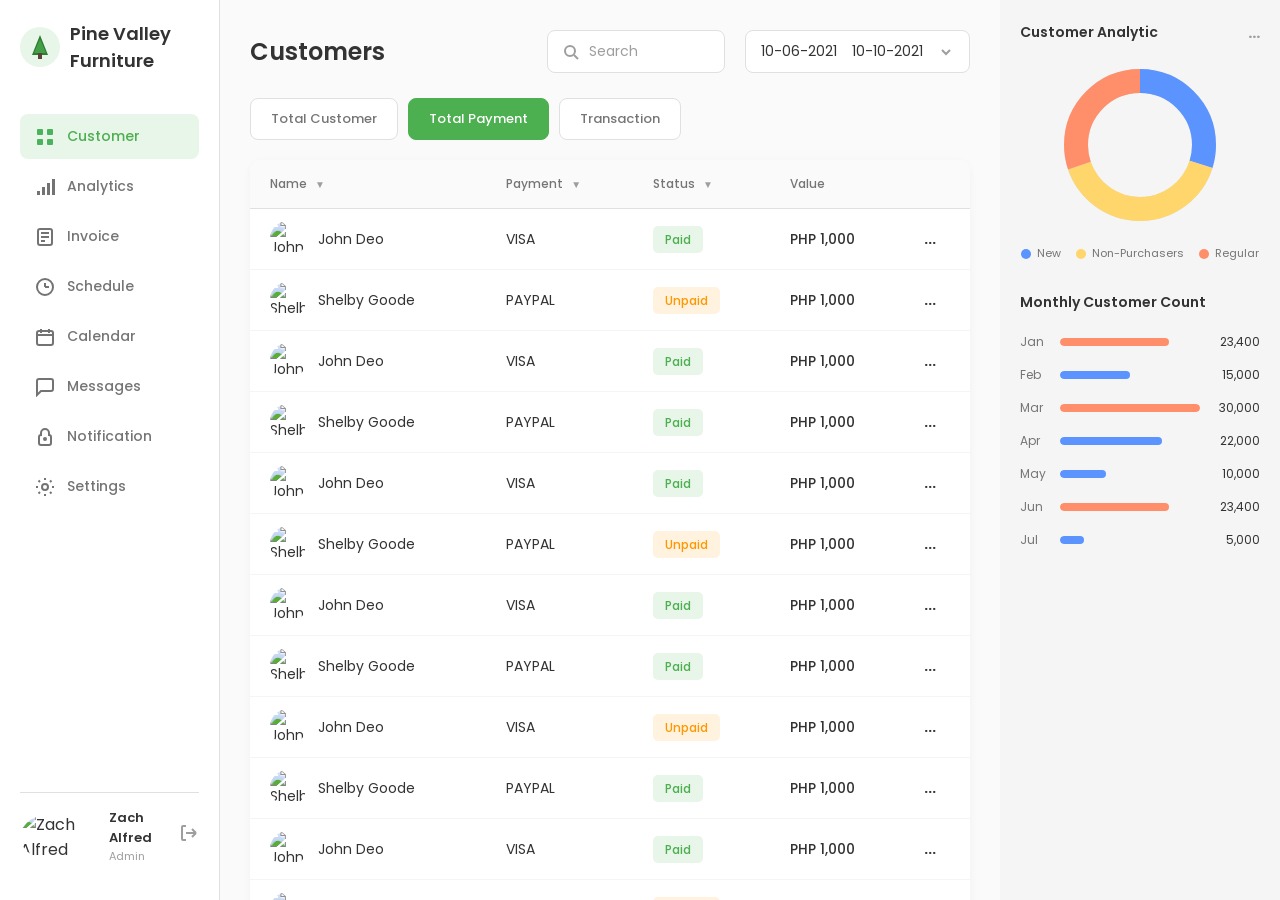
<file: index.html>
<!DOCTYPE html>
<html lang="en">
<head>
    <meta charset="UTF-8">
    <meta name="viewport" content="width=device-width, initial-scale=1.0">
    <title>Pine Furniture - Customer Dashboard</title>
    <link rel="stylesheet" href="css/styles.css">
    <link rel="stylesheet" href="https://fonts.googleapis.com/css2?family=Poppins:wght@300;400;500;600;700&display=swap">
    <style>
        /* Iframe Layout nako part */
        .dashboard {
            display: flex;
            min-height: 100vh;
        }
        .sidebar-frame {
            width: 220px;
            min-width: 220px;
            height: 100vh;
            border: none;
            border-right: 1px solid #E0E0E0;
        }
        .main-frame {
            flex: 1;
            height: 100vh;
            border: none;
        }
        .right-frame {
            width: 280px;
            height: 100vh;
            border: none;
        }
    </style>
</head>
<body>
    <div class="dashboard">
        <!-- Left Sidebar -->
        <iframe src="components/sidebar.html" class="sidebar-frame"></iframe>
        
        <!-- Main Content -->
        <iframe src="components/main-content.html" class="main-frame"></iframe>
        
        <!-- Right Sidebar (Analytics) -->
        <iframe src="components/right-sidebar.html" class="right-frame"></iframe>
    </div>
</body>
</html>
</file>
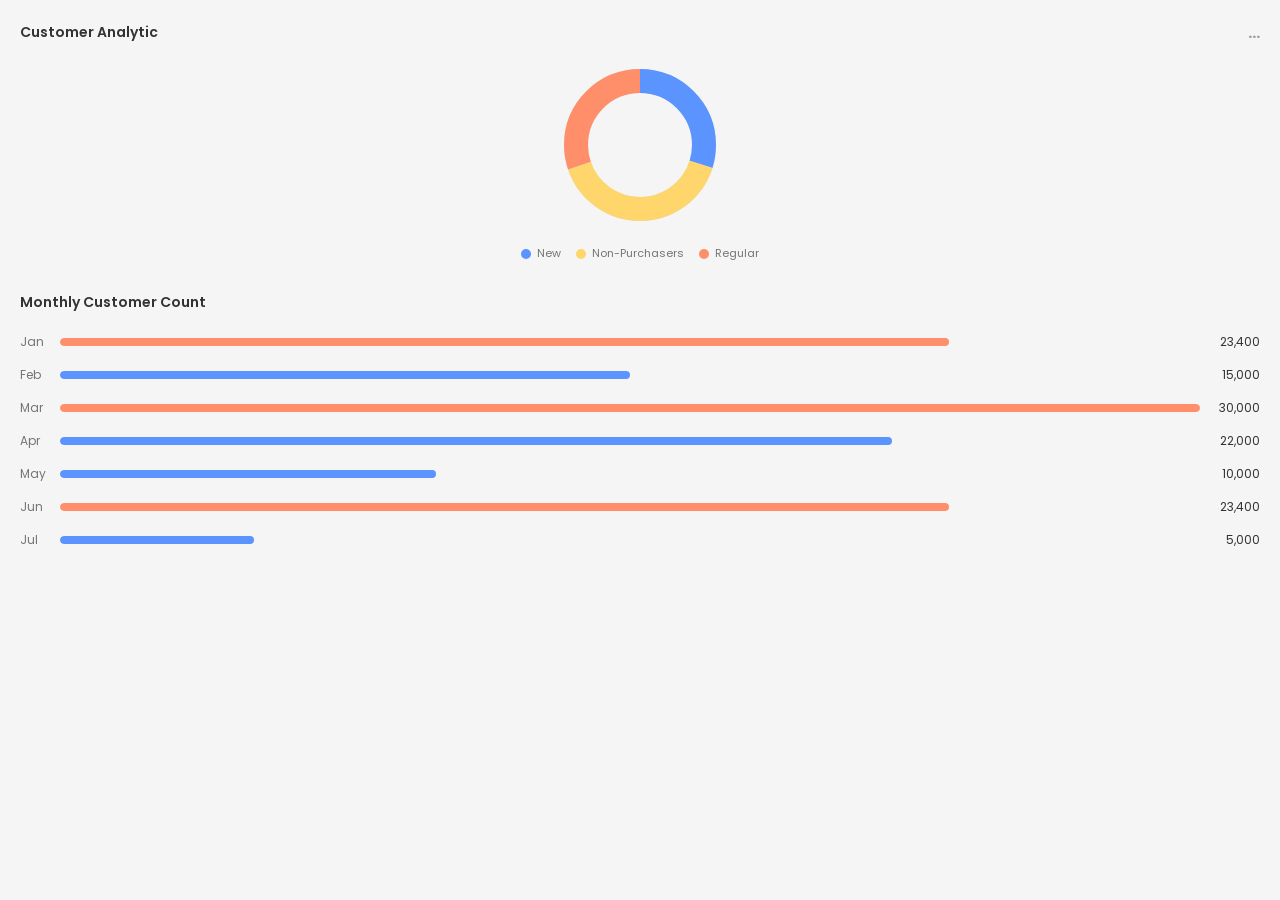
<file: components/right-sidebar.html>
<!DOCTYPE html>
<html lang="en">
<head>
    <meta charset="UTF-8">
    <meta name="viewport" content="width=device-width, initial-scale=1.0">
    <link rel="stylesheet" href="../css/base.css">
    <link rel="stylesheet" href="../css/right-sidebar.css">
    <link rel="stylesheet" href="https://fonts.googleapis.com/css2?family=Poppins:wght@300;400;500;600;700&display=swap">
    <style>
        body {
            margin: 0;
            padding: 0;
            background-color: #F5F5F5;
        }
        .right-sidebar {
            display: block !important;
            width: 100% !important;
            padding: 20px;
            background-color: #F5F5F5;
            border-left: none;
        }
    </style>
</head>
<body>
    <aside class="right-sidebar">
        <div class="analytics-card">
            <div class="card-header">
                <h3>Customer Analytic</h3>
                <span class="more-icon">...</span>
            </div>
    <div class="donut-chart">
        <svg viewBox="0 0 200 200" class="chart">
            <circle cx="100" cy="100" r="80" fill="none" stroke="#E0E0E0" stroke-width="30"/>
            <circle cx="100" cy="100" r="80" fill="none" stroke="#5B93FF" stroke-width="30" 
                    stroke-dasharray="150 502" stroke-dashoffset="0" transform="rotate(-90 100 100)"/>
            <circle cx="100" cy="100" r="80" fill="none" stroke="#FFD66B" stroke-width="30" 
                    stroke-dasharray="200 502" stroke-dashoffset="-150" transform="rotate(-90 100 100)"/>
            <circle cx="100" cy="100" r="80" fill="none" stroke="#FF8F6B" stroke-width="30" 
                    stroke-dasharray="152 502" stroke-dashoffset="-350" transform="rotate(-90 100 100)"/>
        </svg>
    </div>
    <div class="chart-legend">
        <div class="legend-item">
            <span class="legend-dot blue"></span>
            <span>New</span>
        </div>
        <div class="legend-item">
            <span class="legend-dot yellow"></span>
            <span>Non-Purchasers</span>
        </div>
        <div class="legend-item">
            <span class="legend-dot orange"></span>
            <span>Regular</span>
        </div>
    </div>
</div>

<div class="monthly-stats">
    <h3>Monthly Customer Count</h3>
    <div class="bar-chart">
        <div class="bar-item">
            <span class="bar-label">Jan</span>
            <div class="bar-container">
                <div class="bar orange" style="width: 78%;"></div>
            </div>
            <span class="bar-value">23,400</span>
        </div>
        <div class="bar-item">
            <span class="bar-label">Feb</span>
            <div class="bar-container">
                <div class="bar blue" style="width: 50%;"></div>
            </div>
            <span class="bar-value">15,000</span>
        </div>
        <div class="bar-item">
            <span class="bar-label">Mar</span>
            <div class="bar-container">
                <div class="bar orange" style="width: 100%;"></div>
            </div>
            <span class="bar-value">30,000</span>
        </div>
        <div class="bar-item">
            <span class="bar-label">Apr</span>
            <div class="bar-container">
                <div class="bar blue" style="width: 73%;"></div>
            </div>
            <span class="bar-value">22,000</span>
        </div>
        <div class="bar-item">
            <span class="bar-label">May</span>
            <div class="bar-container">
                <div class="bar blue" style="width: 33%;"></div>
            </div>
            <span class="bar-value">10,000</span>
        </div>
        <div class="bar-item">
            <span class="bar-label">Jun</span>
            <div class="bar-container">
                <div class="bar orange" style="width: 78%;"></div>
            </div>
            <span class="bar-value">23,400</span>
        </div>
        <div class="bar-item">
            <span class="bar-label">Jul</span>
            <div class="bar-container">
                <div class="bar blue" style="width: 17%;"></div>
            </div>
            <span class="bar-value">5,000</span>
        </div>
    </div>
</div>
    </aside>
</body>
</html>
</file>
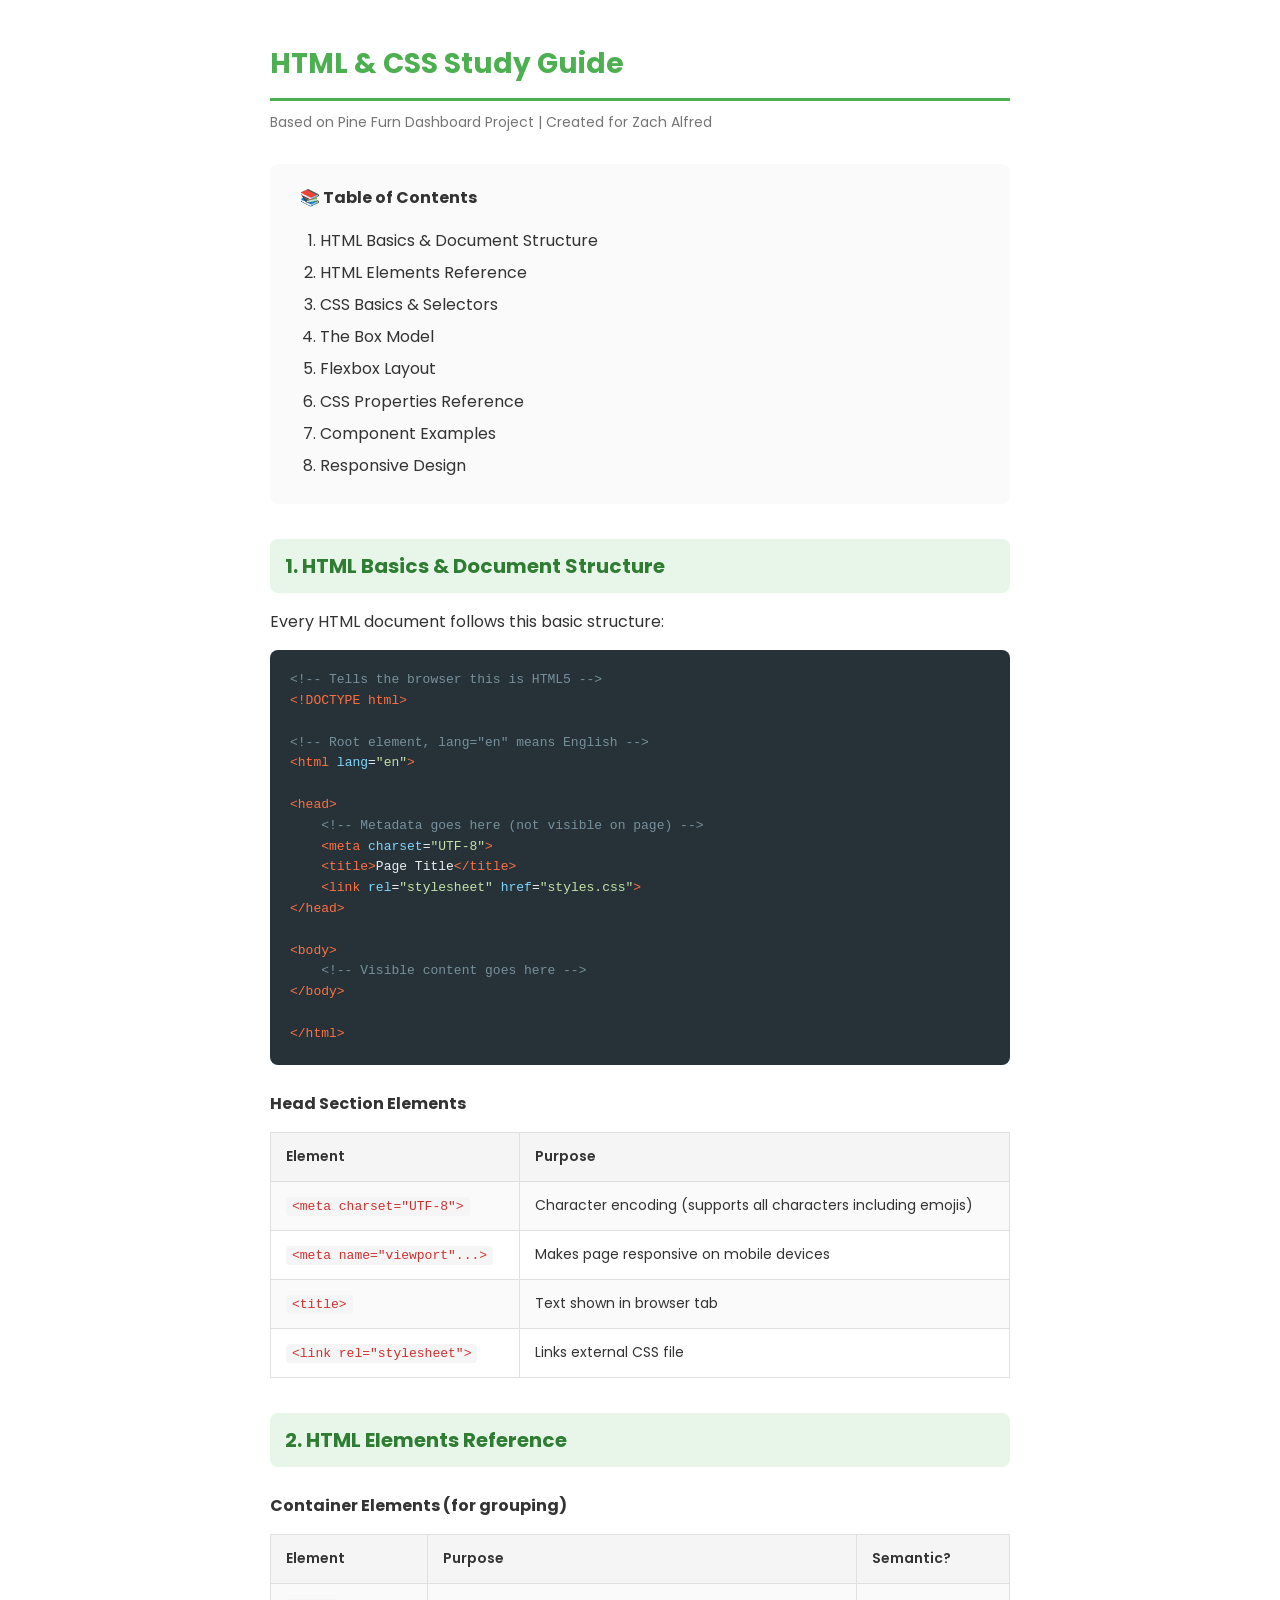
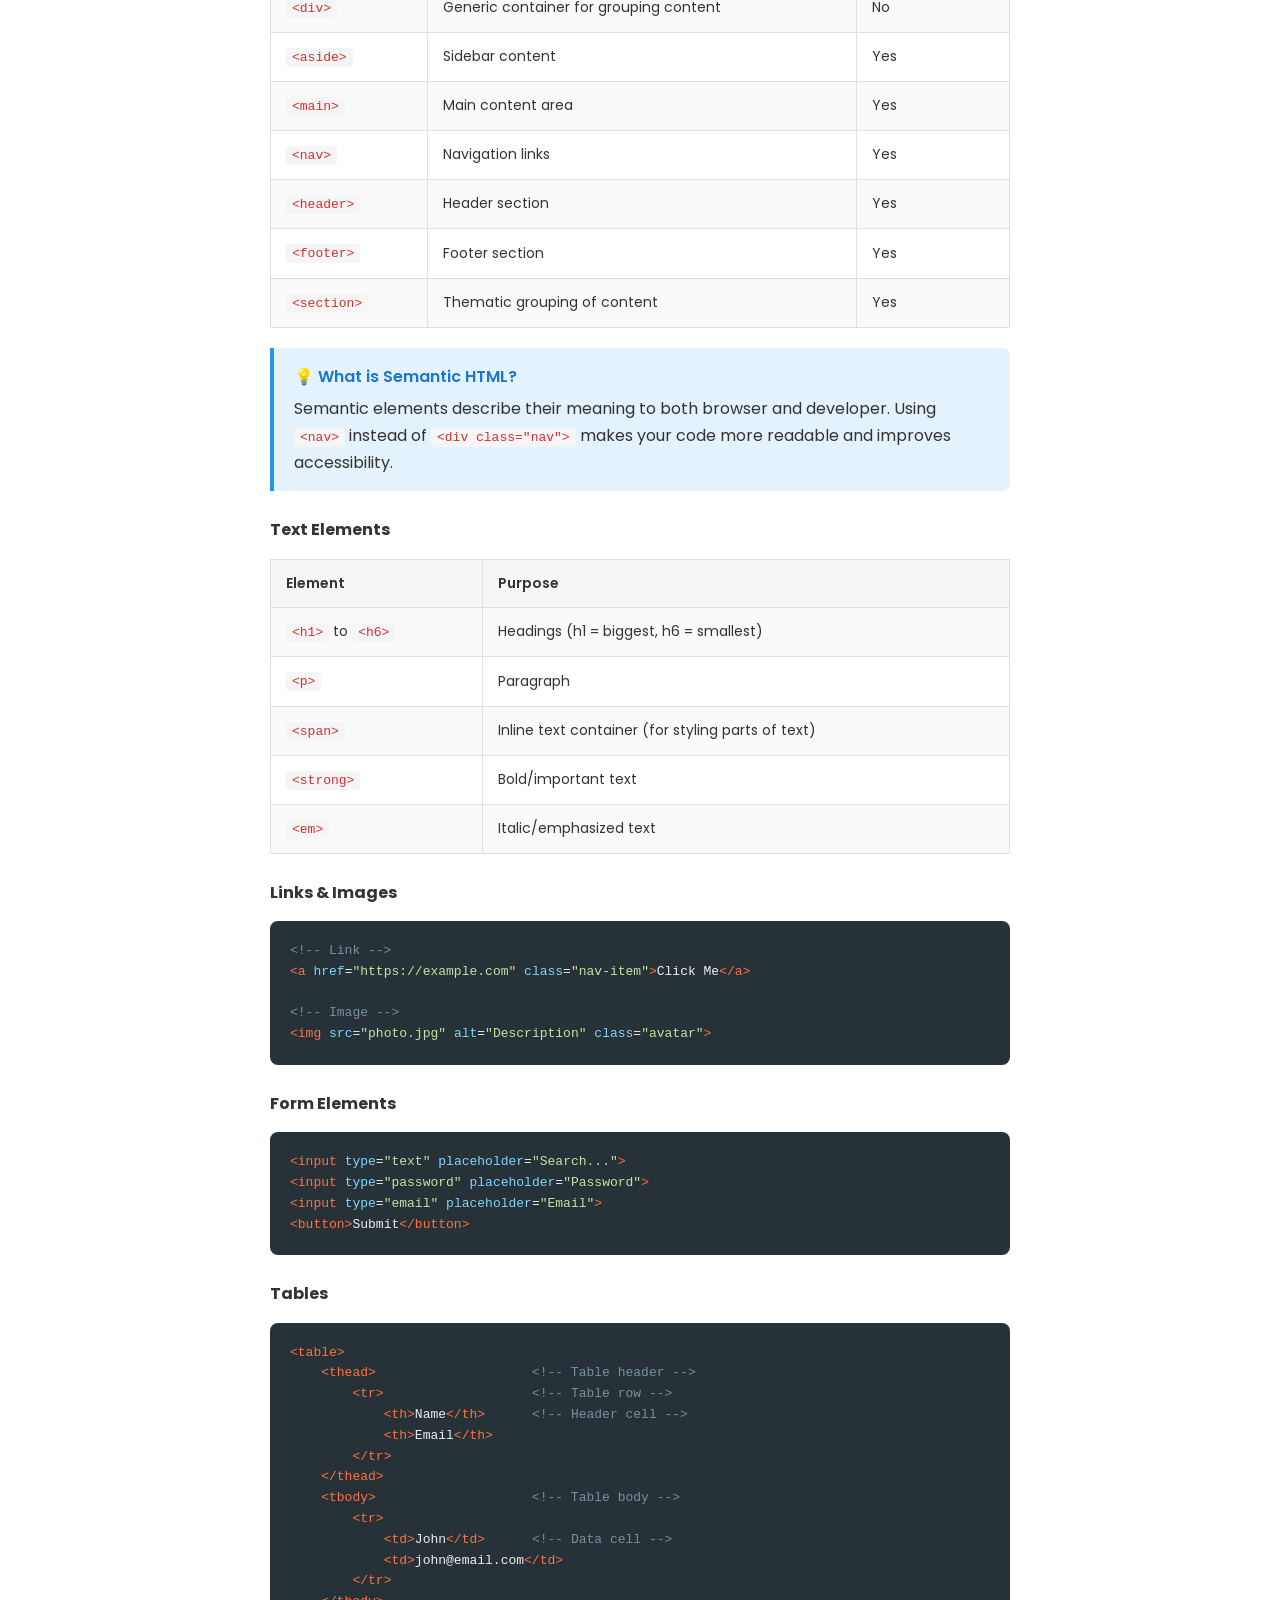
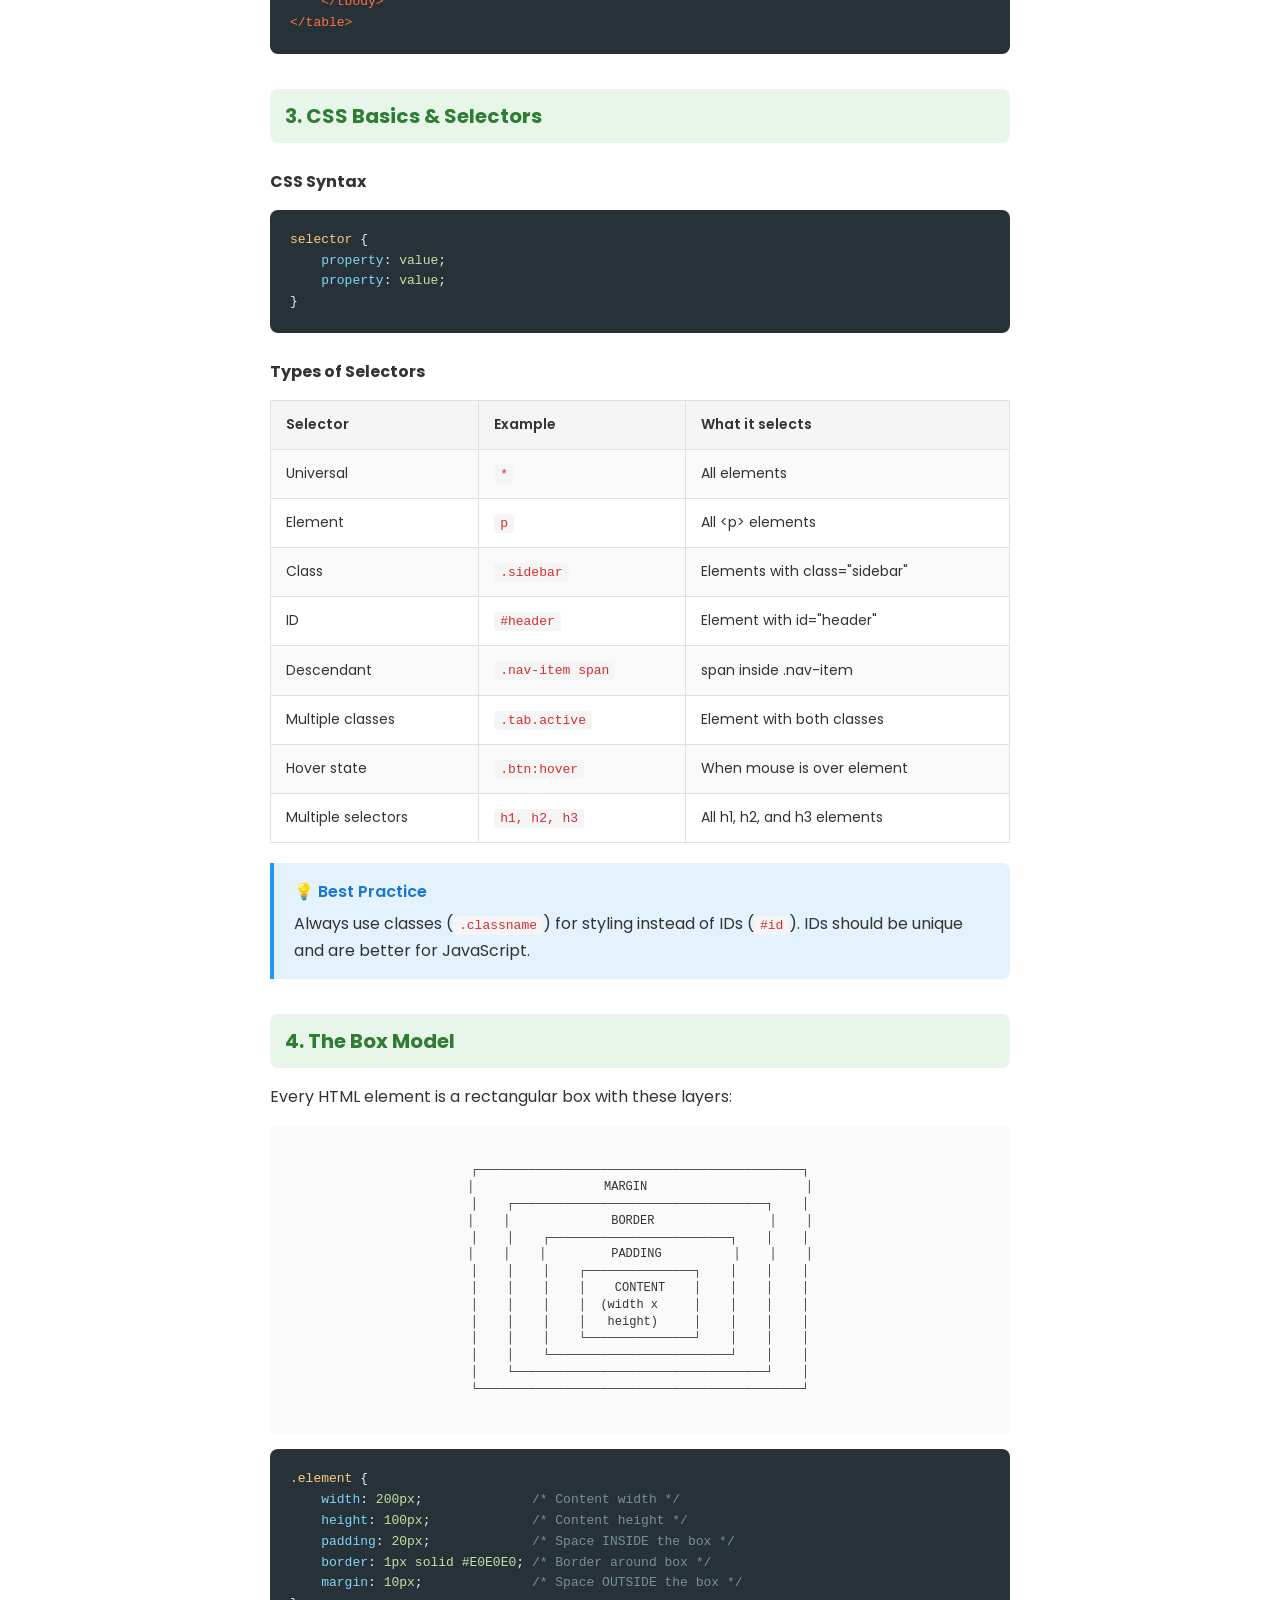
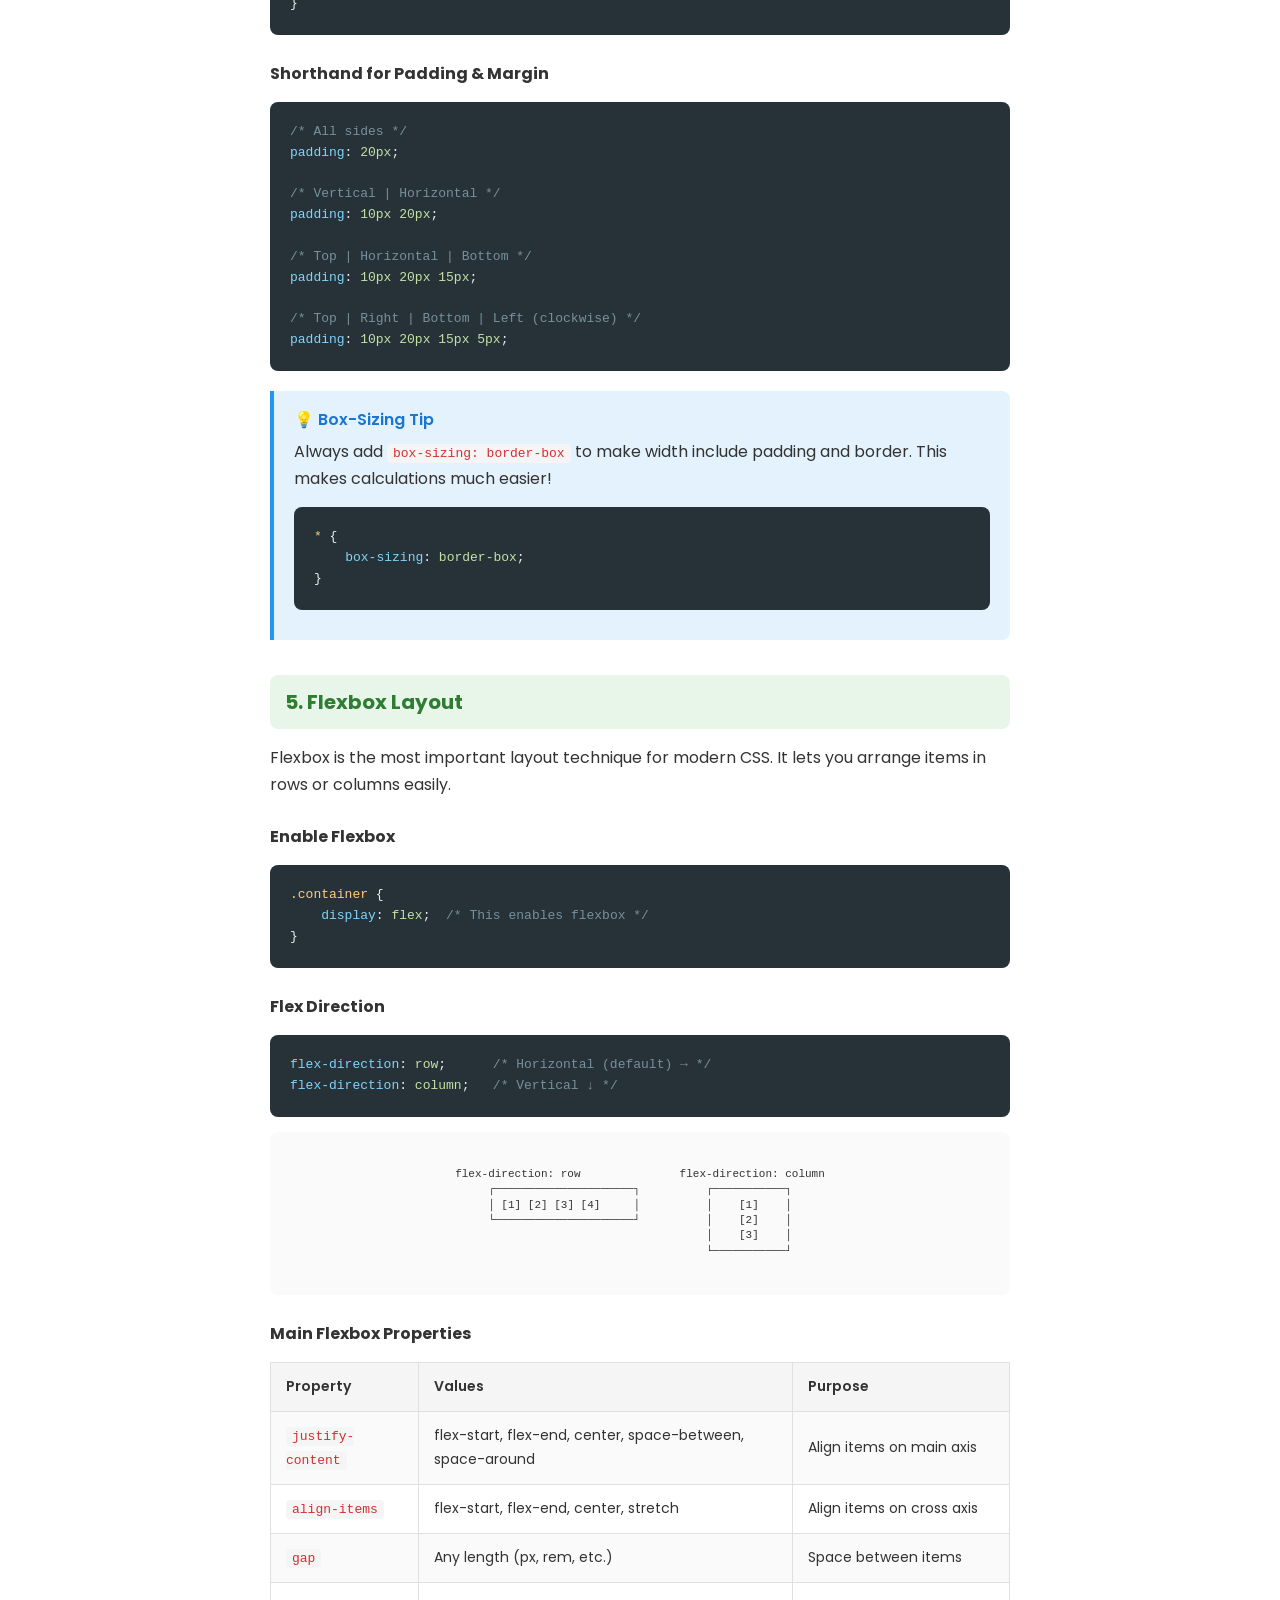
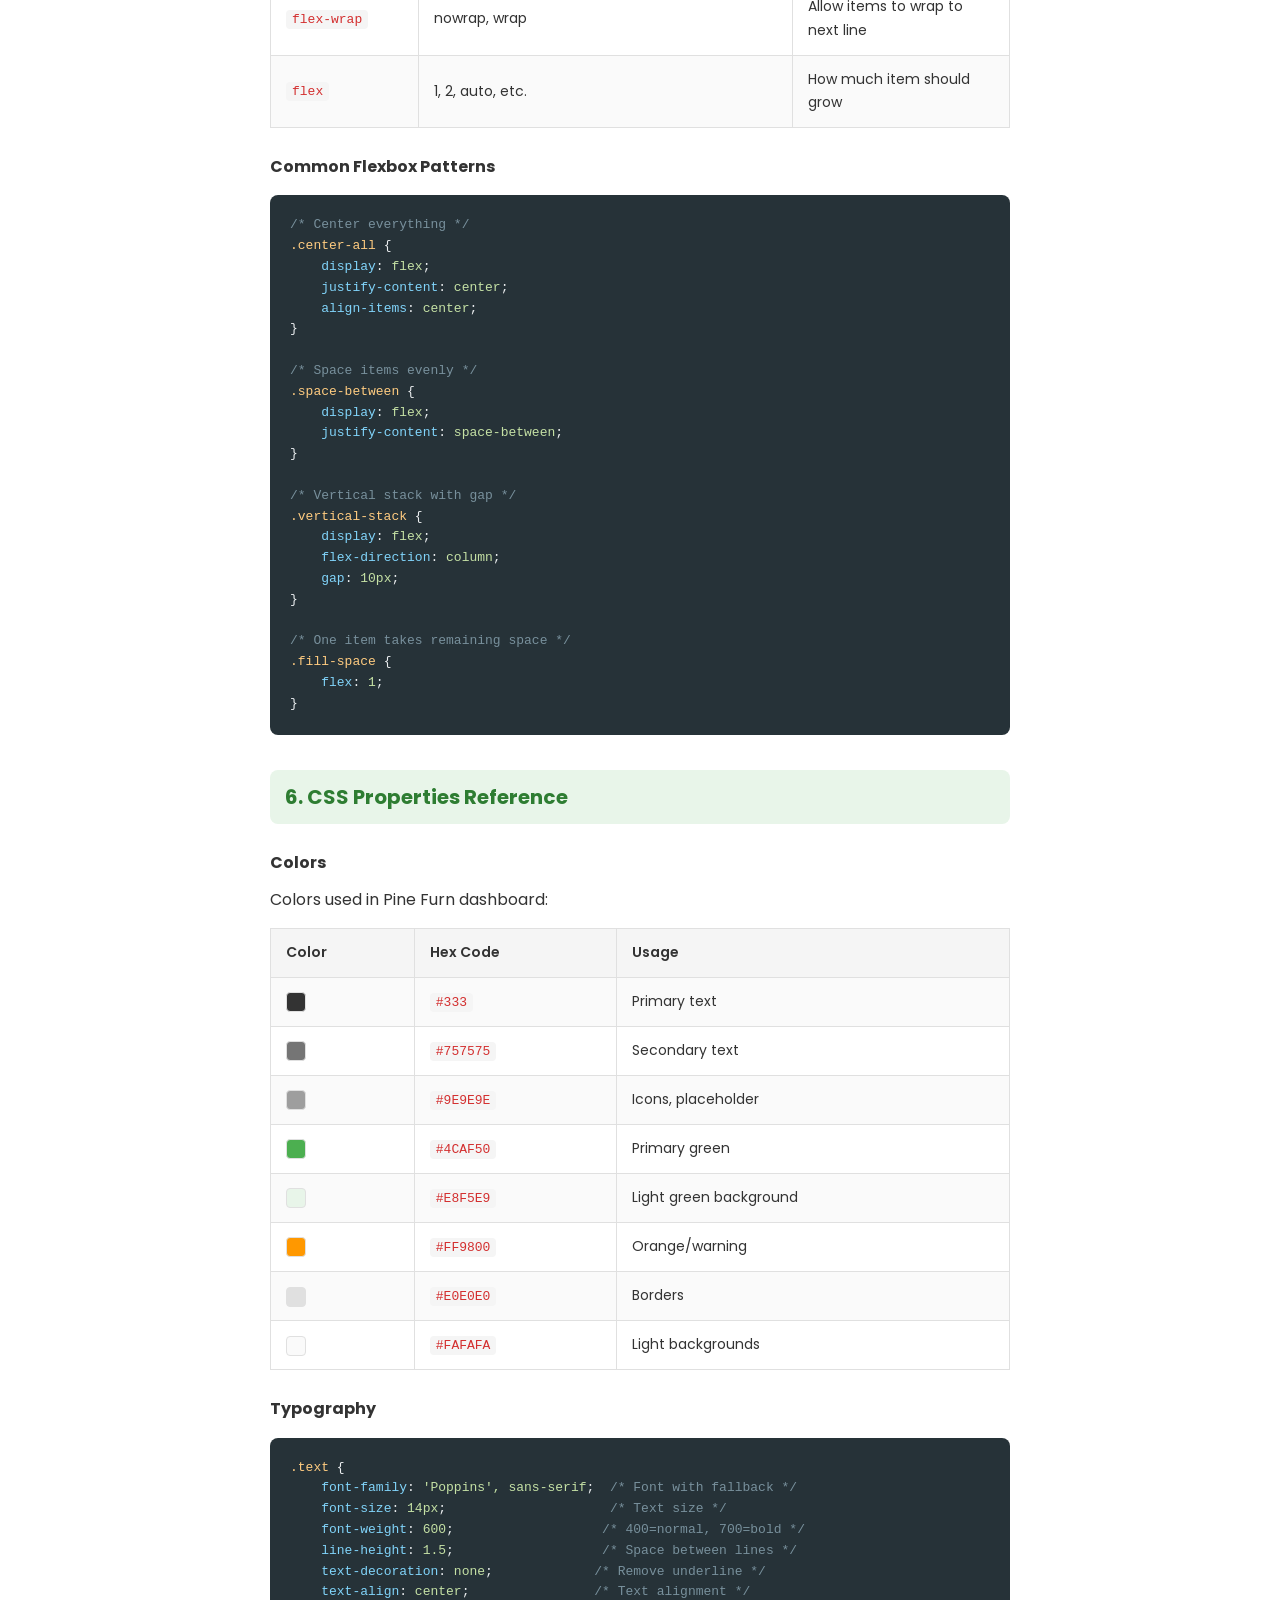
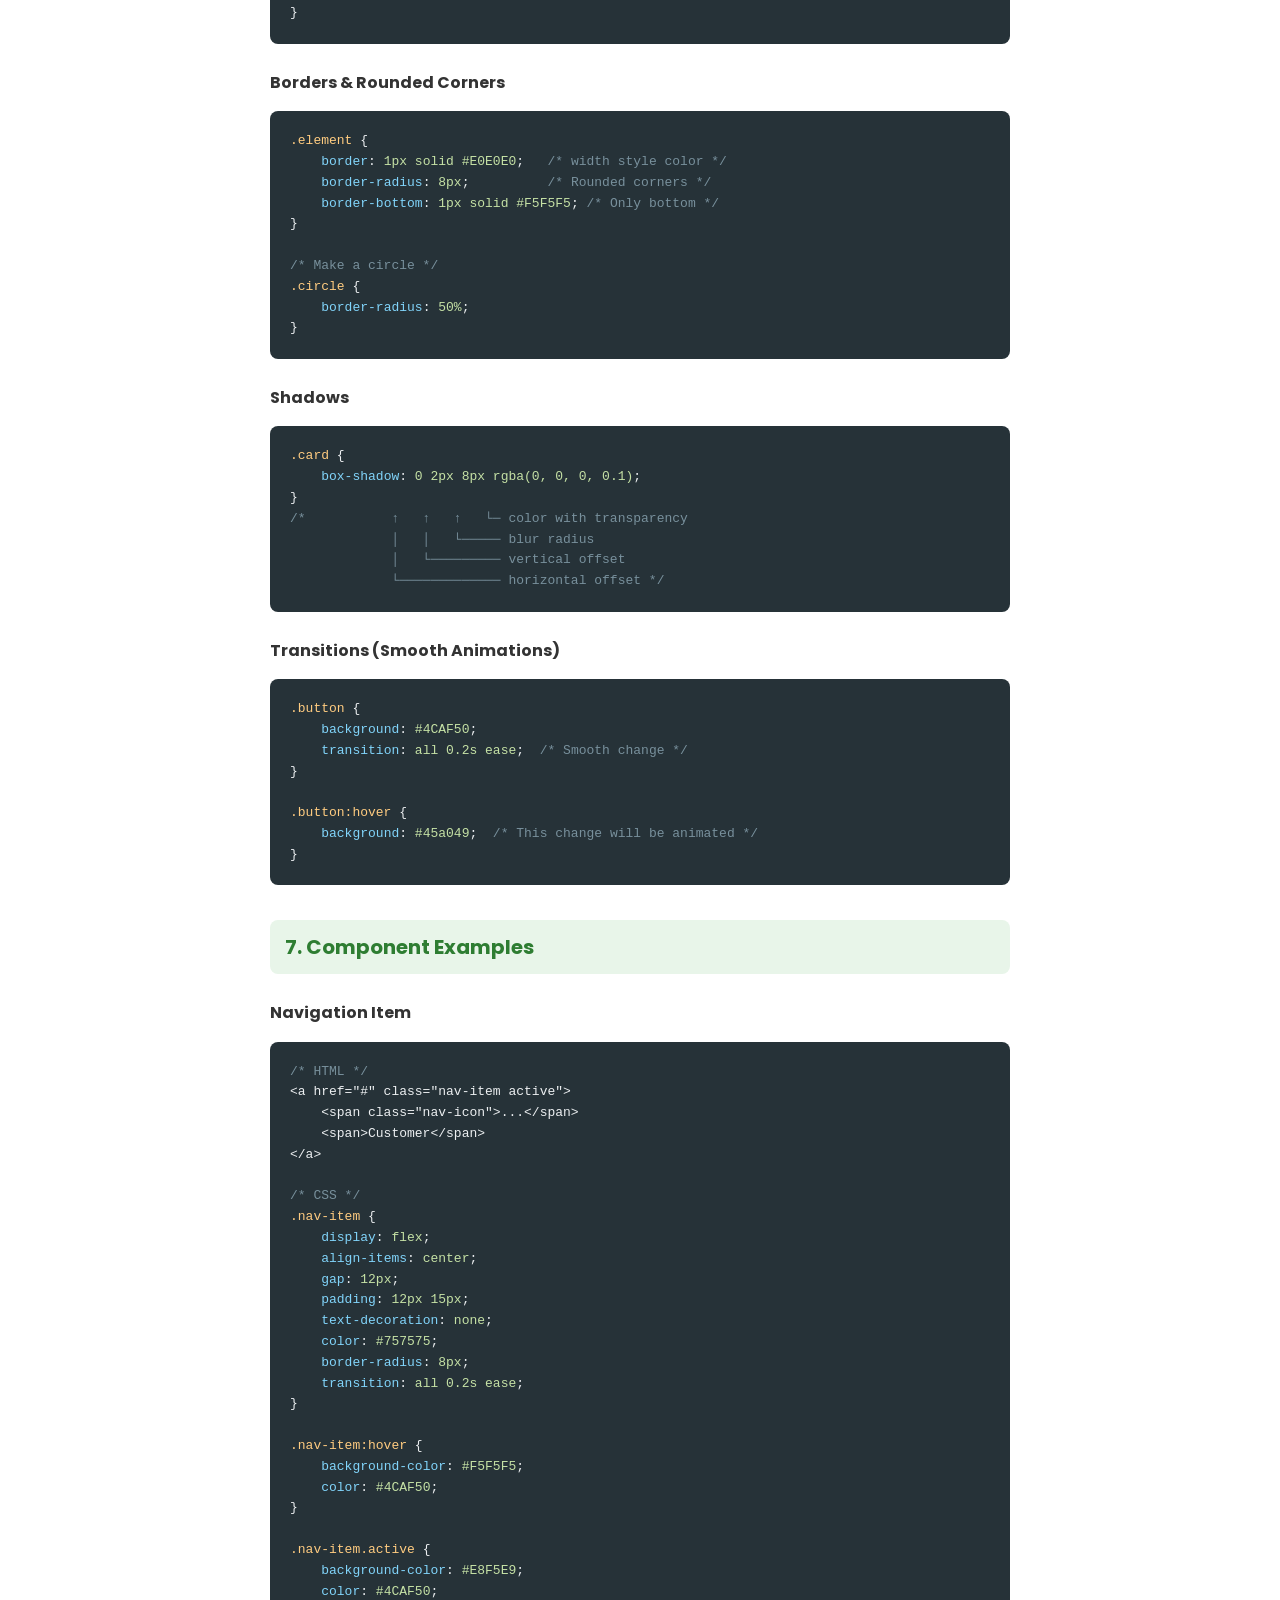
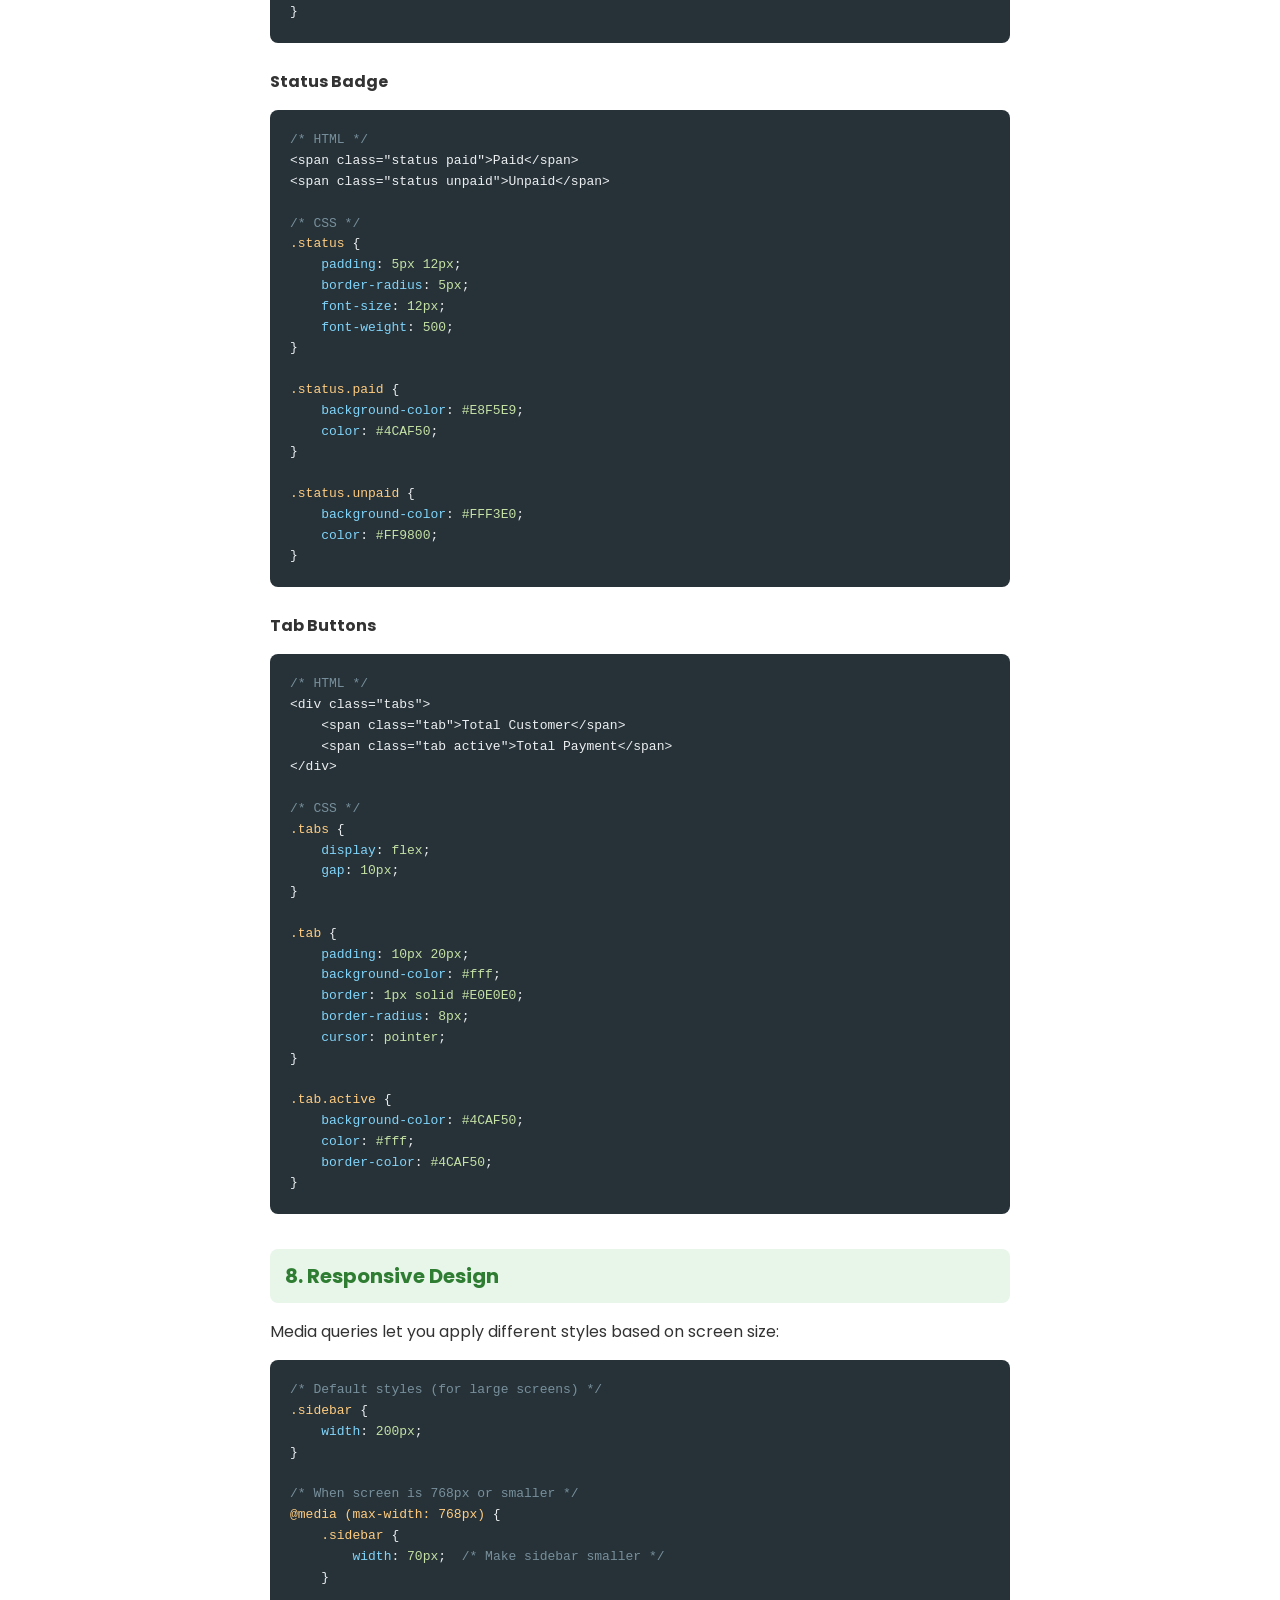
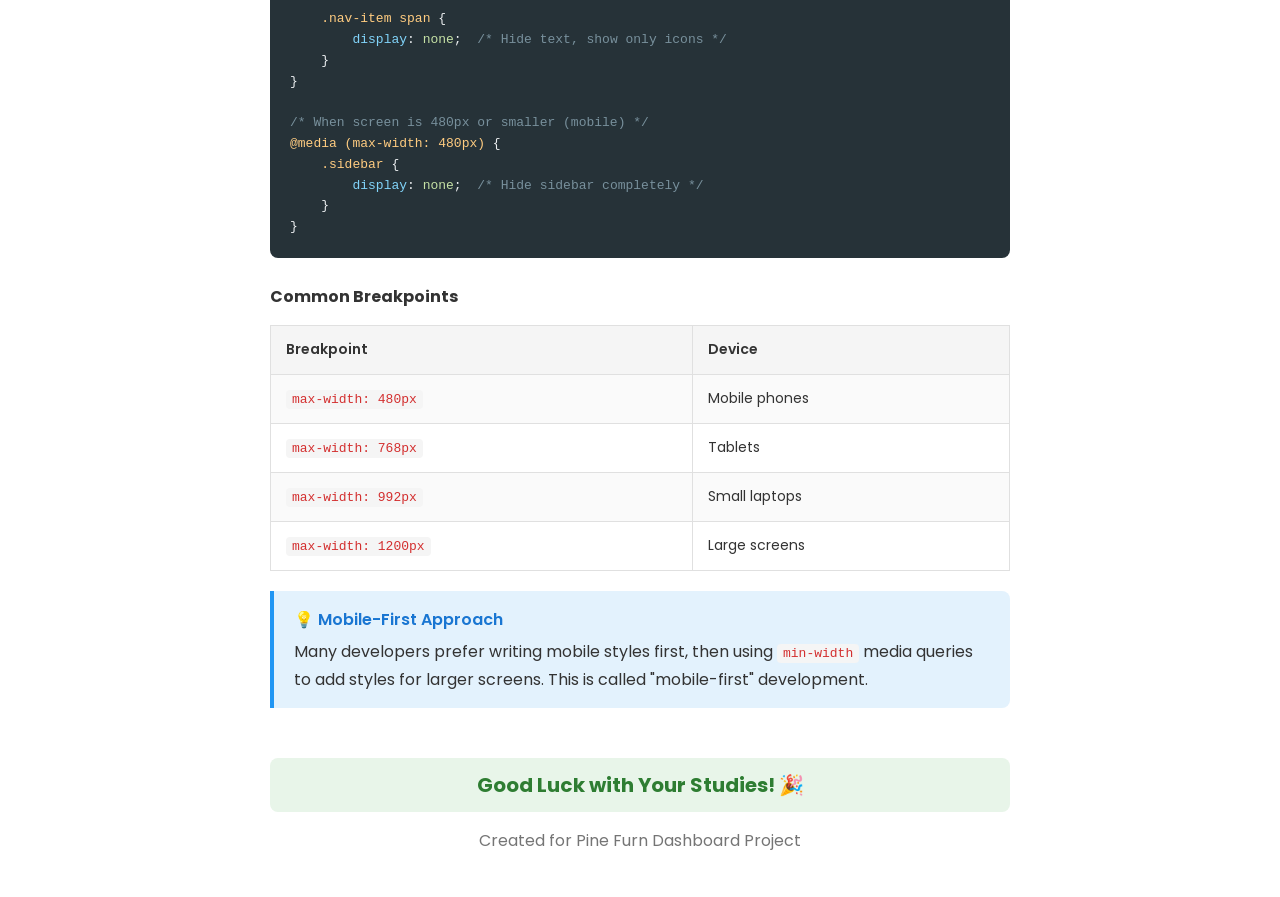
<file: Practice imnida/HTML-CSS-Study-Guide.html>
<!DOCTYPE html>
<html lang="en">
<head>
    <meta charset="UTF-8">
    <meta name="viewport" content="width=device-width, initial-scale=1.0">
    <title>HTML & CSS Study Guide - Pine Furn Dashboard</title>
    <link href="https://fonts.googleapis.com/css2?family=Poppins:wght@300;400;500;600;700&display=swap" rel="stylesheet">
    <style>
        * {
            margin: 0;
            padding: 0;
            box-sizing: border-box;
        }

        body {
            font-family: 'Poppins', -apple-system, BlinkMacSystemFont, sans-serif;
            line-height: 1.7;
            color: #333;
            max-width: 800px;
            margin: 0 auto;
            padding: 40px 30px;
            background: #fff;
        }

        h1 {
            font-size: 28px;
            color: #4CAF50;
            margin-bottom: 10px;
            border-bottom: 3px solid #4CAF50;
            padding-bottom: 10px;
        }

        .subtitle {
            color: #757575;
            margin-bottom: 30px;
            font-size: 14px;
        }

        h2 {
            font-size: 20px;
            color: #2E7D32;
            margin-top: 35px;
            margin-bottom: 15px;
            padding: 10px 15px;
            background: #E8F5E9;
            border-radius: 8px;
        }

        h3 {
            font-size: 16px;
            color: #333;
            margin-top: 25px;
            margin-bottom: 10px;
        }

        p {
            margin-bottom: 15px;
        }

        code {
            background: #F5F5F5;
            padding: 2px 6px;
            border-radius: 4px;
            font-family: 'Consolas', 'Monaco', monospace;
            font-size: 13px;
            color: #D32F2F;
        }

        pre {
            background: #263238;
            color: #ECEFF1;
            padding: 20px;
            border-radius: 8px;
            overflow-x: auto;
            margin: 15px 0;
            font-family: 'Consolas', 'Monaco', monospace;
            font-size: 13px;
            line-height: 1.6;
        }

        pre code {
            background: none;
            color: inherit;
            padding: 0;
        }

        .comment {
            color: #78909C;
        }

        .tag {
            color: #FF7043;
        }

        .attr {
            color: #81D4FA;
        }

        .value {
            color: #C5E1A5;
        }

        .selector {
            color: #FFCC80;
        }

        .property {
            color: #81D4FA;
        }

        .css-value {
            color: #C5E1A5;
        }

        table {
            width: 100%;
            border-collapse: collapse;
            margin: 15px 0;
            font-size: 14px;
        }

        th, td {
            border: 1px solid #E0E0E0;
            padding: 12px 15px;
            text-align: left;
        }

        th {
            background: #F5F5F5;
            font-weight: 600;
        }

        tr:nth-child(even) {
            background: #FAFAFA;
        }

        .tip {
            background: #E3F2FD;
            border-left: 4px solid #2196F3;
            padding: 15px 20px;
            margin: 20px 0;
            border-radius: 0 8px 8px 0;
        }

        .tip-title {
            font-weight: 600;
            color: #1976D2;
            margin-bottom: 5px;
        }

        .box-model {
            font-family: 'Consolas', monospace;
            background: #FAFAFA;
            padding: 20px;
            border-radius: 8px;
            text-align: center;
            font-size: 12px;
            line-height: 1.4;
            white-space: pre;
        }

        .color-swatch {
            display: inline-block;
            width: 20px;
            height: 20px;
            border-radius: 4px;
            vertical-align: middle;
            margin-right: 8px;
            border: 1px solid #E0E0E0;
        }

        .page-break {
            page-break-after: always;
        }

        ul {
            margin-left: 25px;
            margin-bottom: 15px;
        }

        li {
            margin-bottom: 8px;
        }

        .toc {
            background: #FAFAFA;
            padding: 20px 30px;
            border-radius: 8px;
            margin-bottom: 30px;
        }

        .toc h3 {
            margin-top: 0;
            margin-bottom: 15px;
        }

        .toc ol {
            margin-left: 20px;
        }

        .toc li {
            margin-bottom: 5px;
        }

        @media print {
            body {
                padding: 20px;
            }
            
            pre {
                white-space: pre-wrap;
                word-wrap: break-word;
            }
            
            .page-break {
                page-break-after: always;
            }
        }
    </style>
</head>
<body>

    <h1>HTML & CSS Study Guide</h1>
    <p class="subtitle">Based on Pine Furn Dashboard Project | Created for Zach Alfred</p>

    <div class="toc">
        <h3>📚 Table of Contents</h3>
        <ol>
            <li>HTML Basics & Document Structure</li>
            <li>HTML Elements Reference</li>
            <li>CSS Basics & Selectors</li>
            <li>The Box Model</li>
            <li>Flexbox Layout</li>
            <li>CSS Properties Reference</li>
            <li>Component Examples</li>
            <li>Responsive Design</li>
        </ol>
    </div>

    <!-- SECTION 1 -->
    <h2>1. HTML Basics & Document Structure</h2>
    
    <p>Every HTML document follows this basic structure:</p>
    
    <pre><code><span class="comment">&lt;!-- Tells the browser this is HTML5 --&gt;</span>
<span class="tag">&lt;!DOCTYPE html&gt;</span>

<span class="comment">&lt;!-- Root element, lang="en" means English --&gt;</span>
<span class="tag">&lt;html</span> <span class="attr">lang</span>=<span class="value">"en"</span><span class="tag">&gt;</span>

<span class="tag">&lt;head&gt;</span>
    <span class="comment">&lt;!-- Metadata goes here (not visible on page) --&gt;</span>
    <span class="tag">&lt;meta</span> <span class="attr">charset</span>=<span class="value">"UTF-8"</span><span class="tag">&gt;</span>
    <span class="tag">&lt;title&gt;</span>Page Title<span class="tag">&lt;/title&gt;</span>
    <span class="tag">&lt;link</span> <span class="attr">rel</span>=<span class="value">"stylesheet"</span> <span class="attr">href</span>=<span class="value">"styles.css"</span><span class="tag">&gt;</span>
<span class="tag">&lt;/head&gt;</span>

<span class="tag">&lt;body&gt;</span>
    <span class="comment">&lt;!-- Visible content goes here --&gt;</span>
<span class="tag">&lt;/body&gt;</span>

<span class="tag">&lt;/html&gt;</span></code></pre>

    <h3>Head Section Elements</h3>
    <table>
        <tr>
            <th>Element</th>
            <th>Purpose</th>
        </tr>
        <tr>
            <td><code>&lt;meta charset="UTF-8"&gt;</code></td>
            <td>Character encoding (supports all characters including emojis)</td>
        </tr>
        <tr>
            <td><code>&lt;meta name="viewport"...&gt;</code></td>
            <td>Makes page responsive on mobile devices</td>
        </tr>
        <tr>
            <td><code>&lt;title&gt;</code></td>
            <td>Text shown in browser tab</td>
        </tr>
        <tr>
            <td><code>&lt;link rel="stylesheet"&gt;</code></td>
            <td>Links external CSS file</td>
        </tr>
    </table>

    <div class="page-break"></div>

    <!-- SECTION 2 -->
    <h2>2. HTML Elements Reference</h2>

    <h3>Container Elements (for grouping)</h3>
    <table>
        <tr>
            <th>Element</th>
            <th>Purpose</th>
            <th>Semantic?</th>
        </tr>
        <tr>
            <td><code>&lt;div&gt;</code></td>
            <td>Generic container for grouping content</td>
            <td>No</td>
        </tr>
        <tr>
            <td><code>&lt;aside&gt;</code></td>
            <td>Sidebar content</td>
            <td>Yes</td>
        </tr>
        <tr>
            <td><code>&lt;main&gt;</code></td>
            <td>Main content area</td>
            <td>Yes</td>
        </tr>
        <tr>
            <td><code>&lt;nav&gt;</code></td>
            <td>Navigation links</td>
            <td>Yes</td>
        </tr>
        <tr>
            <td><code>&lt;header&gt;</code></td>
            <td>Header section</td>
            <td>Yes</td>
        </tr>
        <tr>
            <td><code>&lt;footer&gt;</code></td>
            <td>Footer section</td>
            <td>Yes</td>
        </tr>
        <tr>
            <td><code>&lt;section&gt;</code></td>
            <td>Thematic grouping of content</td>
            <td>Yes</td>
        </tr>
    </table>

    <div class="tip">
        <div class="tip-title">💡 What is Semantic HTML?</div>
        Semantic elements describe their meaning to both browser and developer. Using <code>&lt;nav&gt;</code> instead of <code>&lt;div class="nav"&gt;</code> makes your code more readable and improves accessibility.
    </div>

    <h3>Text Elements</h3>
    <table>
        <tr>
            <th>Element</th>
            <th>Purpose</th>
        </tr>
        <tr>
            <td><code>&lt;h1&gt;</code> to <code>&lt;h6&gt;</code></td>
            <td>Headings (h1 = biggest, h6 = smallest)</td>
        </tr>
        <tr>
            <td><code>&lt;p&gt;</code></td>
            <td>Paragraph</td>
        </tr>
        <tr>
            <td><code>&lt;span&gt;</code></td>
            <td>Inline text container (for styling parts of text)</td>
        </tr>
        <tr>
            <td><code>&lt;strong&gt;</code></td>
            <td>Bold/important text</td>
        </tr>
        <tr>
            <td><code>&lt;em&gt;</code></td>
            <td>Italic/emphasized text</td>
        </tr>
    </table>

    <h3>Links & Images</h3>
    <pre><code><span class="comment">&lt;!-- Link --&gt;</span>
<span class="tag">&lt;a</span> <span class="attr">href</span>=<span class="value">"https://example.com"</span> <span class="attr">class</span>=<span class="value">"nav-item"</span><span class="tag">&gt;</span>Click Me<span class="tag">&lt;/a&gt;</span>

<span class="comment">&lt;!-- Image --&gt;</span>
<span class="tag">&lt;img</span> <span class="attr">src</span>=<span class="value">"photo.jpg"</span> <span class="attr">alt</span>=<span class="value">"Description"</span> <span class="attr">class</span>=<span class="value">"avatar"</span><span class="tag">&gt;</span></code></pre>

    <h3>Form Elements</h3>
    <pre><code><span class="tag">&lt;input</span> <span class="attr">type</span>=<span class="value">"text"</span> <span class="attr">placeholder</span>=<span class="value">"Search..."</span><span class="tag">&gt;</span>
<span class="tag">&lt;input</span> <span class="attr">type</span>=<span class="value">"password"</span> <span class="attr">placeholder</span>=<span class="value">"Password"</span><span class="tag">&gt;</span>
<span class="tag">&lt;input</span> <span class="attr">type</span>=<span class="value">"email"</span> <span class="attr">placeholder</span>=<span class="value">"Email"</span><span class="tag">&gt;</span>
<span class="tag">&lt;button&gt;</span>Submit<span class="tag">&lt;/button&gt;</span></code></pre>

    <h3>Tables</h3>
    <pre><code><span class="tag">&lt;table&gt;</span>
    <span class="tag">&lt;thead&gt;</span>                    <span class="comment">&lt;!-- Table header --&gt;</span>
        <span class="tag">&lt;tr&gt;</span>                   <span class="comment">&lt;!-- Table row --&gt;</span>
            <span class="tag">&lt;th&gt;</span>Name<span class="tag">&lt;/th&gt;</span>      <span class="comment">&lt;!-- Header cell --&gt;</span>
            <span class="tag">&lt;th&gt;</span>Email<span class="tag">&lt;/th&gt;</span>
        <span class="tag">&lt;/tr&gt;</span>
    <span class="tag">&lt;/thead&gt;</span>
    <span class="tag">&lt;tbody&gt;</span>                    <span class="comment">&lt;!-- Table body --&gt;</span>
        <span class="tag">&lt;tr&gt;</span>
            <span class="tag">&lt;td&gt;</span>John<span class="tag">&lt;/td&gt;</span>      <span class="comment">&lt;!-- Data cell --&gt;</span>
            <span class="tag">&lt;td&gt;</span>john@email.com<span class="tag">&lt;/td&gt;</span>
        <span class="tag">&lt;/tr&gt;</span>
    <span class="tag">&lt;/tbody&gt;</span>
<span class="tag">&lt;/table&gt;</span></code></pre>

    <div class="page-break"></div>

    <!-- SECTION 3 -->
    <h2>3. CSS Basics & Selectors</h2>

    <h3>CSS Syntax</h3>
    <pre><code><span class="selector">selector</span> {
    <span class="property">property</span>: <span class="css-value">value</span>;
    <span class="property">property</span>: <span class="css-value">value</span>;
}</code></pre>

    <h3>Types of Selectors</h3>
    <table>
        <tr>
            <th>Selector</th>
            <th>Example</th>
            <th>What it selects</th>
        </tr>
        <tr>
            <td>Universal</td>
            <td><code>*</code></td>
            <td>All elements</td>
        </tr>
        <tr>
            <td>Element</td>
            <td><code>p</code></td>
            <td>All &lt;p&gt; elements</td>
        </tr>
        <tr>
            <td>Class</td>
            <td><code>.sidebar</code></td>
            <td>Elements with class="sidebar"</td>
        </tr>
        <tr>
            <td>ID</td>
            <td><code>#header</code></td>
            <td>Element with id="header"</td>
        </tr>
        <tr>
            <td>Descendant</td>
            <td><code>.nav-item span</code></td>
            <td>span inside .nav-item</td>
        </tr>
        <tr>
            <td>Multiple classes</td>
            <td><code>.tab.active</code></td>
            <td>Element with both classes</td>
        </tr>
        <tr>
            <td>Hover state</td>
            <td><code>.btn:hover</code></td>
            <td>When mouse is over element</td>
        </tr>
        <tr>
            <td>Multiple selectors</td>
            <td><code>h1, h2, h3</code></td>
            <td>All h1, h2, and h3 elements</td>
        </tr>
    </table>

    <div class="tip">
        <div class="tip-title">💡 Best Practice</div>
        Always use classes (<code>.classname</code>) for styling instead of IDs (<code>#id</code>). IDs should be unique and are better for JavaScript.
    </div>

    <div class="page-break"></div>

    <!-- SECTION 4 -->
    <h2>4. The Box Model</h2>

    <p>Every HTML element is a rectangular box with these layers:</p>

    <div class="box-model">
┌─────────────────────────────────────────────┐
│                  MARGIN                      │
│    ┌───────────────────────────────────┐    │
│    │              BORDER                │    │
│    │    ┌─────────────────────────┐    │    │
│    │    │         PADDING          │    │    │
│    │    │    ┌───────────────┐    │    │    │
│    │    │    │    CONTENT    │    │    │    │
│    │    │    │  (width x     │    │    │    │
│    │    │    │   height)     │    │    │    │
│    │    │    └───────────────┘    │    │    │
│    │    └─────────────────────────┘    │    │
│    └───────────────────────────────────┘    │
└─────────────────────────────────────────────┘
    </div>

    <pre><code><span class="selector">.element</span> {
    <span class="property">width</span>: <span class="css-value">200px</span>;              <span class="comment">/* Content width */</span>
    <span class="property">height</span>: <span class="css-value">100px</span>;             <span class="comment">/* Content height */</span>
    <span class="property">padding</span>: <span class="css-value">20px</span>;             <span class="comment">/* Space INSIDE the box */</span>
    <span class="property">border</span>: <span class="css-value">1px solid #E0E0E0</span>; <span class="comment">/* Border around box */</span>
    <span class="property">margin</span>: <span class="css-value">10px</span>;              <span class="comment">/* Space OUTSIDE the box */</span>
}</code></pre>

    <h3>Shorthand for Padding & Margin</h3>
    <pre><code><span class="comment">/* All sides */</span>
<span class="property">padding</span>: <span class="css-value">20px</span>;

<span class="comment">/* Vertical | Horizontal */</span>
<span class="property">padding</span>: <span class="css-value">10px 20px</span>;

<span class="comment">/* Top | Horizontal | Bottom */</span>
<span class="property">padding</span>: <span class="css-value">10px 20px 15px</span>;

<span class="comment">/* Top | Right | Bottom | Left (clockwise) */</span>
<span class="property">padding</span>: <span class="css-value">10px 20px 15px 5px</span>;</code></pre>

    <div class="tip">
        <div class="tip-title">💡 Box-Sizing Tip</div>
        Always add <code>box-sizing: border-box</code> to make width include padding and border. This makes calculations much easier!
        <pre><code><span class="selector">*</span> {
    <span class="property">box-sizing</span>: <span class="css-value">border-box</span>;
}</code></pre>
    </div>

    <div class="page-break"></div>

    <!-- SECTION 5 -->
    <h2>5. Flexbox Layout</h2>

    <p>Flexbox is the most important layout technique for modern CSS. It lets you arrange items in rows or columns easily.</p>

    <h3>Enable Flexbox</h3>
    <pre><code><span class="selector">.container</span> {
    <span class="property">display</span>: <span class="css-value">flex</span>;  <span class="comment">/* This enables flexbox */</span>
}</code></pre>

    <h3>Flex Direction</h3>
    <pre><code><span class="property">flex-direction</span>: <span class="css-value">row</span>;      <span class="comment">/* Horizontal (default) → */</span>
<span class="property">flex-direction</span>: <span class="css-value">column</span>;   <span class="comment">/* Vertical ↓ */</span></code></pre>

    <div class="box-model" style="font-size: 11px;">
flex-direction: row               flex-direction: column
┌─────────────────────┐          ┌───────────┐
│ [1] [2] [3] [4]     │          │    [1]    │
└─────────────────────┘          │    [2]    │
                                 │    [3]    │
                                 └───────────┘
    </div>

    <h3>Main Flexbox Properties</h3>
    <table>
        <tr>
            <th>Property</th>
            <th>Values</th>
            <th>Purpose</th>
        </tr>
        <tr>
            <td><code>justify-content</code></td>
            <td>flex-start, flex-end, center, space-between, space-around</td>
            <td>Align items on main axis</td>
        </tr>
        <tr>
            <td><code>align-items</code></td>
            <td>flex-start, flex-end, center, stretch</td>
            <td>Align items on cross axis</td>
        </tr>
        <tr>
            <td><code>gap</code></td>
            <td>Any length (px, rem, etc.)</td>
            <td>Space between items</td>
        </tr>
        <tr>
            <td><code>flex-wrap</code></td>
            <td>nowrap, wrap</td>
            <td>Allow items to wrap to next line</td>
        </tr>
        <tr>
            <td><code>flex</code></td>
            <td>1, 2, auto, etc.</td>
            <td>How much item should grow</td>
        </tr>
    </table>

    <h3>Common Flexbox Patterns</h3>
    <pre><code><span class="comment">/* Center everything */</span>
<span class="selector">.center-all</span> {
    <span class="property">display</span>: <span class="css-value">flex</span>;
    <span class="property">justify-content</span>: <span class="css-value">center</span>;
    <span class="property">align-items</span>: <span class="css-value">center</span>;
}

<span class="comment">/* Space items evenly */</span>
<span class="selector">.space-between</span> {
    <span class="property">display</span>: <span class="css-value">flex</span>;
    <span class="property">justify-content</span>: <span class="css-value">space-between</span>;
}

<span class="comment">/* Vertical stack with gap */</span>
<span class="selector">.vertical-stack</span> {
    <span class="property">display</span>: <span class="css-value">flex</span>;
    <span class="property">flex-direction</span>: <span class="css-value">column</span>;
    <span class="property">gap</span>: <span class="css-value">10px</span>;
}

<span class="comment">/* One item takes remaining space */</span>
<span class="selector">.fill-space</span> {
    <span class="property">flex</span>: <span class="css-value">1</span>;
}</code></pre>

    <div class="page-break"></div>

    <!-- SECTION 6 -->
    <h2>6. CSS Properties Reference</h2>

    <h3>Colors</h3>
    <p>Colors used in Pine Furn dashboard:</p>
    <table>
        <tr>
            <th>Color</th>
            <th>Hex Code</th>
            <th>Usage</th>
        </tr>
        <tr>
            <td><span class="color-swatch" style="background: #333;"></span></td>
            <td><code>#333</code></td>
            <td>Primary text</td>
        </tr>
        <tr>
            <td><span class="color-swatch" style="background: #757575;"></span></td>
            <td><code>#757575</code></td>
            <td>Secondary text</td>
        </tr>
        <tr>
            <td><span class="color-swatch" style="background: #9E9E9E;"></span></td>
            <td><code>#9E9E9E</code></td>
            <td>Icons, placeholder</td>
        </tr>
        <tr>
            <td><span class="color-swatch" style="background: #4CAF50;"></span></td>
            <td><code>#4CAF50</code></td>
            <td>Primary green</td>
        </tr>
        <tr>
            <td><span class="color-swatch" style="background: #E8F5E9;"></span></td>
            <td><code>#E8F5E9</code></td>
            <td>Light green background</td>
        </tr>
        <tr>
            <td><span class="color-swatch" style="background: #FF9800;"></span></td>
            <td><code>#FF9800</code></td>
            <td>Orange/warning</td>
        </tr>
        <tr>
            <td><span class="color-swatch" style="background: #E0E0E0;"></span></td>
            <td><code>#E0E0E0</code></td>
            <td>Borders</td>
        </tr>
        <tr>
            <td><span class="color-swatch" style="background: #FAFAFA;"></span></td>
            <td><code>#FAFAFA</code></td>
            <td>Light backgrounds</td>
        </tr>
    </table>

    <h3>Typography</h3>
    <pre><code><span class="selector">.text</span> {
    <span class="property">font-family</span>: <span class="css-value">'Poppins', sans-serif</span>;  <span class="comment">/* Font with fallback */</span>
    <span class="property">font-size</span>: <span class="css-value">14px</span>;                     <span class="comment">/* Text size */</span>
    <span class="property">font-weight</span>: <span class="css-value">600</span>;                   <span class="comment">/* 400=normal, 700=bold */</span>
    <span class="property">line-height</span>: <span class="css-value">1.5</span>;                   <span class="comment">/* Space between lines */</span>
    <span class="property">text-decoration</span>: <span class="css-value">none</span>;             <span class="comment">/* Remove underline */</span>
    <span class="property">text-align</span>: <span class="css-value">center</span>;                <span class="comment">/* Text alignment */</span>
}</code></pre>

    <h3>Borders & Rounded Corners</h3>
    <pre><code><span class="selector">.element</span> {
    <span class="property">border</span>: <span class="css-value">1px solid #E0E0E0</span>;   <span class="comment">/* width style color */</span>
    <span class="property">border-radius</span>: <span class="css-value">8px</span>;          <span class="comment">/* Rounded corners */</span>
    <span class="property">border-bottom</span>: <span class="css-value">1px solid #F5F5F5</span>; <span class="comment">/* Only bottom */</span>
}

<span class="comment">/* Make a circle */</span>
<span class="selector">.circle</span> {
    <span class="property">border-radius</span>: <span class="css-value">50%</span>;
}</code></pre>

    <h3>Shadows</h3>
    <pre><code><span class="selector">.card</span> {
    <span class="property">box-shadow</span>: <span class="css-value">0 2px 8px rgba(0, 0, 0, 0.1)</span>;
}
<span class="comment">/*           ↑   ↑   ↑   └─ color with transparency
             │   │   └───── blur radius
             │   └───────── vertical offset
             └───────────── horizontal offset */</span></code></pre>

    <h3>Transitions (Smooth Animations)</h3>
    <pre><code><span class="selector">.button</span> {
    <span class="property">background</span>: <span class="css-value">#4CAF50</span>;
    <span class="property">transition</span>: <span class="css-value">all 0.2s ease</span>;  <span class="comment">/* Smooth change */</span>
}

<span class="selector">.button:hover</span> {
    <span class="property">background</span>: <span class="css-value">#45a049</span>;  <span class="comment">/* This change will be animated */</span>
}</code></pre>

    <div class="page-break"></div>

    <!-- SECTION 7 -->
    <h2>7. Component Examples</h2>

    <h3>Navigation Item</h3>
    <pre><code><span class="comment">/* HTML */</span>
&lt;a href="#" class="nav-item active"&gt;
    &lt;span class="nav-icon"&gt;...&lt;/span&gt;
    &lt;span&gt;Customer&lt;/span&gt;
&lt;/a&gt;

<span class="comment">/* CSS */</span>
<span class="selector">.nav-item</span> {
    <span class="property">display</span>: <span class="css-value">flex</span>;
    <span class="property">align-items</span>: <span class="css-value">center</span>;
    <span class="property">gap</span>: <span class="css-value">12px</span>;
    <span class="property">padding</span>: <span class="css-value">12px 15px</span>;
    <span class="property">text-decoration</span>: <span class="css-value">none</span>;
    <span class="property">color</span>: <span class="css-value">#757575</span>;
    <span class="property">border-radius</span>: <span class="css-value">8px</span>;
    <span class="property">transition</span>: <span class="css-value">all 0.2s ease</span>;
}

<span class="selector">.nav-item:hover</span> {
    <span class="property">background-color</span>: <span class="css-value">#F5F5F5</span>;
    <span class="property">color</span>: <span class="css-value">#4CAF50</span>;
}

<span class="selector">.nav-item.active</span> {
    <span class="property">background-color</span>: <span class="css-value">#E8F5E9</span>;
    <span class="property">color</span>: <span class="css-value">#4CAF50</span>;
}</code></pre>

    <h3>Status Badge</h3>
    <pre><code><span class="comment">/* HTML */</span>
&lt;span class="status paid"&gt;Paid&lt;/span&gt;
&lt;span class="status unpaid"&gt;Unpaid&lt;/span&gt;

<span class="comment">/* CSS */</span>
<span class="selector">.status</span> {
    <span class="property">padding</span>: <span class="css-value">5px 12px</span>;
    <span class="property">border-radius</span>: <span class="css-value">5px</span>;
    <span class="property">font-size</span>: <span class="css-value">12px</span>;
    <span class="property">font-weight</span>: <span class="css-value">500</span>;
}

<span class="selector">.status.paid</span> {
    <span class="property">background-color</span>: <span class="css-value">#E8F5E9</span>;
    <span class="property">color</span>: <span class="css-value">#4CAF50</span>;
}

<span class="selector">.status.unpaid</span> {
    <span class="property">background-color</span>: <span class="css-value">#FFF3E0</span>;
    <span class="property">color</span>: <span class="css-value">#FF9800</span>;
}</code></pre>

    <h3>Tab Buttons</h3>
    <pre><code><span class="comment">/* HTML */</span>
&lt;div class="tabs"&gt;
    &lt;span class="tab"&gt;Total Customer&lt;/span&gt;
    &lt;span class="tab active"&gt;Total Payment&lt;/span&gt;
&lt;/div&gt;

<span class="comment">/* CSS */</span>
<span class="selector">.tabs</span> {
    <span class="property">display</span>: <span class="css-value">flex</span>;
    <span class="property">gap</span>: <span class="css-value">10px</span>;
}

<span class="selector">.tab</span> {
    <span class="property">padding</span>: <span class="css-value">10px 20px</span>;
    <span class="property">background-color</span>: <span class="css-value">#fff</span>;
    <span class="property">border</span>: <span class="css-value">1px solid #E0E0E0</span>;
    <span class="property">border-radius</span>: <span class="css-value">8px</span>;
    <span class="property">cursor</span>: <span class="css-value">pointer</span>;
}

<span class="selector">.tab.active</span> {
    <span class="property">background-color</span>: <span class="css-value">#4CAF50</span>;
    <span class="property">color</span>: <span class="css-value">#fff</span>;
    <span class="property">border-color</span>: <span class="css-value">#4CAF50</span>;
}</code></pre>

    <div class="page-break"></div>

    <!-- SECTION 8 -->
    <h2>8. Responsive Design</h2>

    <p>Media queries let you apply different styles based on screen size:</p>

    <pre><code><span class="comment">/* Default styles (for large screens) */</span>
<span class="selector">.sidebar</span> {
    <span class="property">width</span>: <span class="css-value">200px</span>;
}

<span class="comment">/* When screen is 768px or smaller */</span>
<span class="selector">@media (max-width: 768px)</span> {
    <span class="selector">.sidebar</span> {
        <span class="property">width</span>: <span class="css-value">70px</span>;  <span class="comment">/* Make sidebar smaller */</span>
    }
    
    <span class="selector">.nav-item span</span> {
        <span class="property">display</span>: <span class="css-value">none</span>;  <span class="comment">/* Hide text, show only icons */</span>
    }
}

<span class="comment">/* When screen is 480px or smaller (mobile) */</span>
<span class="selector">@media (max-width: 480px)</span> {
    <span class="selector">.sidebar</span> {
        <span class="property">display</span>: <span class="css-value">none</span>;  <span class="comment">/* Hide sidebar completely */</span>
    }
}</code></pre>

    <h3>Common Breakpoints</h3>
    <table>
        <tr>
            <th>Breakpoint</th>
            <th>Device</th>
        </tr>
        <tr>
            <td><code>max-width: 480px</code></td>
            <td>Mobile phones</td>
        </tr>
        <tr>
            <td><code>max-width: 768px</code></td>
            <td>Tablets</td>
        </tr>
        <tr>
            <td><code>max-width: 992px</code></td>
            <td>Small laptops</td>
        </tr>
        <tr>
            <td><code>max-width: 1200px</code></td>
            <td>Large screens</td>
        </tr>
    </table>

    <div class="tip">
        <div class="tip-title">💡 Mobile-First Approach</div>
        Many developers prefer writing mobile styles first, then using <code>min-width</code> media queries to add styles for larger screens. This is called "mobile-first" development.
    </div>

    <h2 style="margin-top: 50px; text-align: center;">Good Luck with Your Studies! 🎉</h2>
    <p style="text-align: center; color: #757575;">Created for Pine Furn Dashboard Project</p>

</body>
</html>
</file>
<file: css/styles.css>
* {
    margin: 0;
    padding: 0;
    box-sizing: border-box;
}

body {
    font-family: 'Poppins', sans-serif;
    background-color: #F5F5F5;
    color: #333;
}

.dashboard {
    display: flex;
    min-height: 100vh;
}

/* Sidebar Styles */
.sidebar {
    width: 200px;
    background-color: #fff;
    padding: 20px;
    display: flex;
    flex-direction: column;
    border-right: 1px solid #E0E0E0;
    transition: width 0.3s ease;
    position: relative;
}

/* Sidebar Toggle Button */
.sidebar-toggle {
    position: absolute;
    top: 20px;
    right: -12px;
    width: 24px;
    height: 24px;
    border-radius: 50%;
    background: #fff;
    border: 1px solid #E0E0E0;
    cursor: pointer;
    display: flex;
    align-items: center;
    justify-content: center;
    z-index: 10;
    transition: transform 0.3s ease;
    box-shadow: 0 2px 4px rgba(0,0,0,0.1);
}

.sidebar-toggle:hover {
    background: #F5F5F5;
}

.sidebar-toggle img {
    width: 14px;
    height: 14px;
}

/* Collapsed Sidebar */
.sidebar.collapsed {
    width: 70px;
    padding: 20px 10px;
}

.sidebar.collapsed .logo-text {
    display: none;
}

.sidebar.collapsed .nav-item > span:last-child,
.sidebar.collapsed .badge {
    display: none;
}

.sidebar.collapsed .user-info,
.sidebar.collapsed .logout-icon {
    display: none;
}

.sidebar.collapsed .logo {
    justify-content: center;
}

.sidebar.collapsed .nav-item {
    justify-content: center;
    padding: 12px;
    gap: 0;
}

.sidebar.collapsed .nav-icon {
    margin: 0;
}

.sidebar.collapsed .user-profile {
    justify-content: center;
}

.sidebar.collapsed .sidebar-toggle {
    transform: rotate(180deg);
}

.logo {
    display: flex;
    align-items: center;
    gap: 10px;
    margin-bottom: 40px;
    transition: all 0.3s ease;
}

.logo-text {
    font-size: 18px;
    font-weight: 600;
    color: #333;
    transition: opacity 0.3s ease, width 0.3s ease;
}

.logo-icon {
    width: 40px;
    height: 40px;
}



.nav-menu {
    display: flex;
    flex-direction: column;
    gap: 5px;
    flex: 1;
}

.nav-item {
    display: flex;
    align-items: center;
    gap: 12px;
    padding: 12px 15px;
    text-decoration: none;
    color: #757575;
    border-radius: 8px;
    font-size: 14px;
    font-weight: 500;
    transition: all 0.3s ease;
}

.nav-item span:not(.nav-icon) {
    transition: opacity 0.3s ease, width 0.3s ease;
}

.nav-item:hover {
    background-color: #F5F5F5;
    color: #4CAF50;
}

.nav-item.active {
    background-color: #E8F5E9;
    color: #4CAF50;
}

.nav-icon {
    width: 20px;
    height: 20px;
    display: flex;
    align-items: center;
    justify-content: center;
}

/* External SVG icon styling */
.nav-icon-img {
    filter: brightness(0) saturate(100%) invert(47%) sepia(0%) saturate(0%) hue-rotate(0deg) brightness(95%) contrast(90%);
    transition: filter 0.2s ease;
}

.nav-item:hover .nav-icon-img,
.nav-item.active .nav-icon-img {
    filter: brightness(0) saturate(100%) invert(58%) sepia(58%) saturate(438%) hue-rotate(79deg) brightness(92%) contrast(88%);
}

.badge {
    background-color: #4CAF50;
    color: #fff;
    font-size: 10px;
    padding: 2px 8px;
    border-radius: 10px;
    margin-left: auto;
}

.user-profile {
    display: flex;
    align-items: center;
    gap: 10px;
    padding: 15px 0;
    border-top: 1px solid #E0E0E0;
    margin-top: auto;
}

.user-avatar img {
    width: 40px;
    height: 40px;
    border-radius: 50%;
}

.user-info {
    display: flex;
    flex-direction: column;
}

.user-name {
    font-size: 13px;
    font-weight: 600;
    color: #333;
}

.user-role {
    font-size: 11px;
    color: #9E9E9E;
}

.logout-icon {
    margin-left: auto;
    cursor: pointer;
}

/* Main Content Styles */
.main-content {
    flex: 1;
    padding: 30px;
    background-color: #FAFAFA;
    overflow-y: auto;
}

.content-header {
    display: flex;
    justify-content: space-between;
    align-items: center;
    margin-bottom: 25px;
}

.content-header h1 {
    font-size: 24px;
    font-weight: 600;
    color: #333;
}

.header-actions {
    display: flex;
    align-items: center;
    gap: 20px;
}

.search-box {
    display: flex;
    align-items: center;
    gap: 10px;
    background-color: #fff;
    padding: 10px 15px;
    border-radius: 8px;
    border: 1px solid #E0E0E0;
}

.search-box input {
    border: none;
    outline: none;
    font-size: 14px;
    font-family: 'Poppins', sans-serif;
    width: 120px;
    color: #333;
}

.search-box input::placeholder {
    color: #9E9E9E;
}

.date-range {
    display: flex;
    align-items: center;
    gap: 15px;
    background-color: #fff;
    padding: 10px 15px;
    border-radius: 8px;
    border: 1px solid #E0E0E0;
    font-size: 14px;
    color: #333;
}

/* Tabs */
.tabs {
    display: flex;
    gap: 10px;
    margin-bottom: 20px;
}

.tab {
    padding: 10px 20px;
    font-size: 13px;
    font-weight: 500;
    color: #757575;
    background-color: #fff;
    border: 1px solid #E0E0E0;
    border-radius: 8px;
    cursor: pointer;
    transition: all 0.2s ease;
}

.tab:hover {
    border-color: #4CAF50;
    color: #4CAF50;
}

.tab.active {
    background-color: #4CAF50;
    color: #fff;
    border-color: #4CAF50;
}

/* Table Styles */
.table-container {
    background-color: #fff;
    border-radius: 12px;
    overflow: hidden;
    box-shadow: 0 2px 8px rgba(0, 0, 0, 0.04);
}

.customer-table {
    width: 100%;
    border-collapse: collapse;
}

.customer-table thead {
    background-color: #FAFAFA;
}

.customer-table th {
    text-align: left;
    padding: 15px 20px;
    font-size: 12px;
    font-weight: 500;
    color: #757575;
    border-bottom: 1px solid #E0E0E0;
}

.sort-icon {
    font-size: 10px;
    color: #9E9E9E;
    margin-left: 5px;
}

.customer-table td {
    padding: 12px 20px;
    font-size: 14px;
    color: #333;
    border-bottom: 1px solid #F5F5F5;
}

.customer-table tbody tr:hover {
    background-color: #FAFAFA;
}

.customer-info {
    display: flex;
    align-items: center;
    gap: 12px;
}

.customer-avatar {
    width: 36px;
    height: 36px;
    border-radius: 50%;
}

.status {
    padding: 5px 12px;
    border-radius: 5px;
    font-size: 12px;
    font-weight: 500;
}

.status.paid {
    background-color: #E8F5E9;
    color: #4CAF50;
}

.status.unpaid {
    background-color: #FFF3E0;
    color: #FF9800;
}

.value {
    color: #4CAF50;
    font-weight: 500;
}

.actions {
    color: #9E9E9E;
    font-weight: bold;
    cursor: pointer;
}

/* Right Sidebar */
.right-sidebar {
    width: 280px;
    background-color: #fff;
    padding: 25px;
    border-left: 1px solid #E0E0E0;
}

.analytics-card {
    margin-bottom: 30px;
}

.card-header {
    display: flex;
    justify-content: space-between;
    align-items: center;
    margin-bottom: 20px;
}

.card-header h3 {
    font-size: 14px;
    font-weight: 600;
    color: #333;
}

.more-icon {
    color: #9E9E9E;
    font-weight: bold;
    cursor: pointer;
}

.donut-chart {
    display: flex;
    justify-content: center;
    margin-bottom: 20px;
}

.donut-chart .chart {
    width: 160px;
    height: 160px;
}

.chart-legend {
    display: flex;
    justify-content: center;
    gap: 15px;
    flex-wrap: wrap;
}

.legend-item {
    display: flex;
    align-items: center;
    gap: 6px;
    font-size: 11px;
    color: #757575;
}

.legend-dot {
    width: 10px;
    height: 10px;
    border-radius: 50%;
}

.legend-dot.blue {
    background-color: #5B93FF;
}

.legend-dot.yellow {
    background-color: #FFD66B;
}

.legend-dot.orange {
    background-color: #FF8F6B;
}

/* Monthly Stats */
.monthly-stats h3 {
    font-size: 14px;
    font-weight: 600;
    color: #333;
    margin-bottom: 20px;
}

.bar-chart {
    display: flex;
    flex-direction: column;
    gap: 15px;
}

.bar-item {
    display: flex;
    align-items: center;
    gap: 10px;
}

.bar-label {
    width: 30px;
    font-size: 12px;
    color: #757575;
}

.bar-container {
    flex: 1;
    height: 8px;
    background-color: #F5F5F5;
    border-radius: 4px;
    overflow: hidden;
}

.bar {
    height: 100%;
    border-radius: 4px;
    transition: width 0.3s ease;
}

.bar.orange {
    background-color: #FF8F6B;
}

.bar.blue {
    background-color: #5B93FF;
}

.bar-value {
    width: 50px;
    font-size: 12px;
    color: #333;
    text-align: right;
}

/* Scrollbar Styles */
::-webkit-scrollbar {
    width: 6px;
}

::-webkit-scrollbar-track {
    background: #F5F5F5;
}

::-webkit-scrollbar-thumb {
    background: #BDBDBD;
    border-radius: 3px;
}

::-webkit-scrollbar-thumb:hover {
    background: #9E9E9E;
}

/* Responsive adjustments */
@media (max-width: 1200px) {
    .right-sidebar {
        width: 250px;
    }
}

@media (max-width: 992px) {
    .right-sidebar {
        display: none;
    }
}

@media (max-width: 768px) {
    .sidebar {
        width: 70px;
        padding: 15px 10px;
    }

    .logo-text,
    .nav-item span:not(.nav-icon):not(.badge),
    .user-info {
        display: none;
    }

    .nav-item {
        justify-content: center;
        padding: 12px;
    }

    .badge {
        position: absolute;
        top: 5px;
        right: 5px;
        padding: 2px 5px;
    }

    .nav-item {
        position: relative;
    }

    .user-profile {
        flex-direction: column;
    }

    .logout-icon {
        margin-left: 0;
    }
}
</file>
<file: css/base.css>
/* Base/Reset Styles - Shared across all components */

* {
    margin: 0;
    padding: 0;
    box-sizing: border-box;
}

body {
    font-family: 'Poppins', sans-serif;
    background-color: #F5F5F5;
    color: #333;
}

/* Scrollbar Styles */
::-webkit-scrollbar {
    width: 6px;
}

::-webkit-scrollbar-track {
    background: #F5F5F5;
}

::-webkit-scrollbar-thumb {
    background: #BDBDBD;
    border-radius: 3px;
}

::-webkit-scrollbar-thumb:hover {
    background: #9E9E9E;
}
</file>
<file: css/right-sidebar.css>
/* Right Sidebar Styles */

.right-sidebar {
    width: 280px;
    background-color: #fff;
    padding: 25px;
    border-left: 1px solid #E0E0E0;
}

/* Analytics Card */
.analytics-card {
    margin-bottom: 30px;
}

.card-header {
    display: flex;
    justify-content: space-between;
    align-items: center;
    margin-bottom: 20px;
}

.card-header h3 {
    font-size: 14px;
    font-weight: 600;
    color: #333;
}

.more-icon {
    color: #9E9E9E;
    font-weight: bold;
    cursor: pointer;
}

/* Donut Chart */
.donut-chart {
    display: flex;
    justify-content: center;
    margin-bottom: 20px;
}

.donut-chart .chart {
    width: 160px;
    height: 160px;
}

/* Chart Legend */
.chart-legend {
    display: flex;
    justify-content: center;
    gap: 15px;
    flex-wrap: wrap;
}

.legend-item {
    display: flex;
    align-items: center;
    gap: 6px;
    font-size: 11px;
    color: #757575;
}

.legend-dot {
    width: 10px;
    height: 10px;
    border-radius: 50%;
}

.legend-dot.blue {
    background-color: #5B93FF;
}

.legend-dot.yellow {
    background-color: #FFD66B;
}

.legend-dot.orange {
    background-color: #FF8F6B;
}

/* Monthly Stats */
.monthly-stats h3 {
    font-size: 14px;
    font-weight: 600;
    color: #333;
    margin-bottom: 20px;
}

/* Bar Chart */
.bar-chart {
    display: flex;
    flex-direction: column;
    gap: 15px;
}

.bar-item {
    display: flex;
    align-items: center;
    gap: 10px;
}

.bar-label {
    width: 30px;
    font-size: 12px;
    color: #757575;
}

.bar-container {
    flex: 1;
    height: 8px;
    background-color: #F5F5F5;
    border-radius: 4px;
    overflow: hidden;
}

.bar {
    height: 100%;
    border-radius: 4px;
    transition: width 0.3s ease;
}

.bar.orange {
    background-color: #FF8F6B;
}

.bar.blue {
    background-color: #5B93FF;
}

.bar-value {
    width: 50px;
    font-size: 12px;
    color: #333;
    text-align: right;
}
</file>
